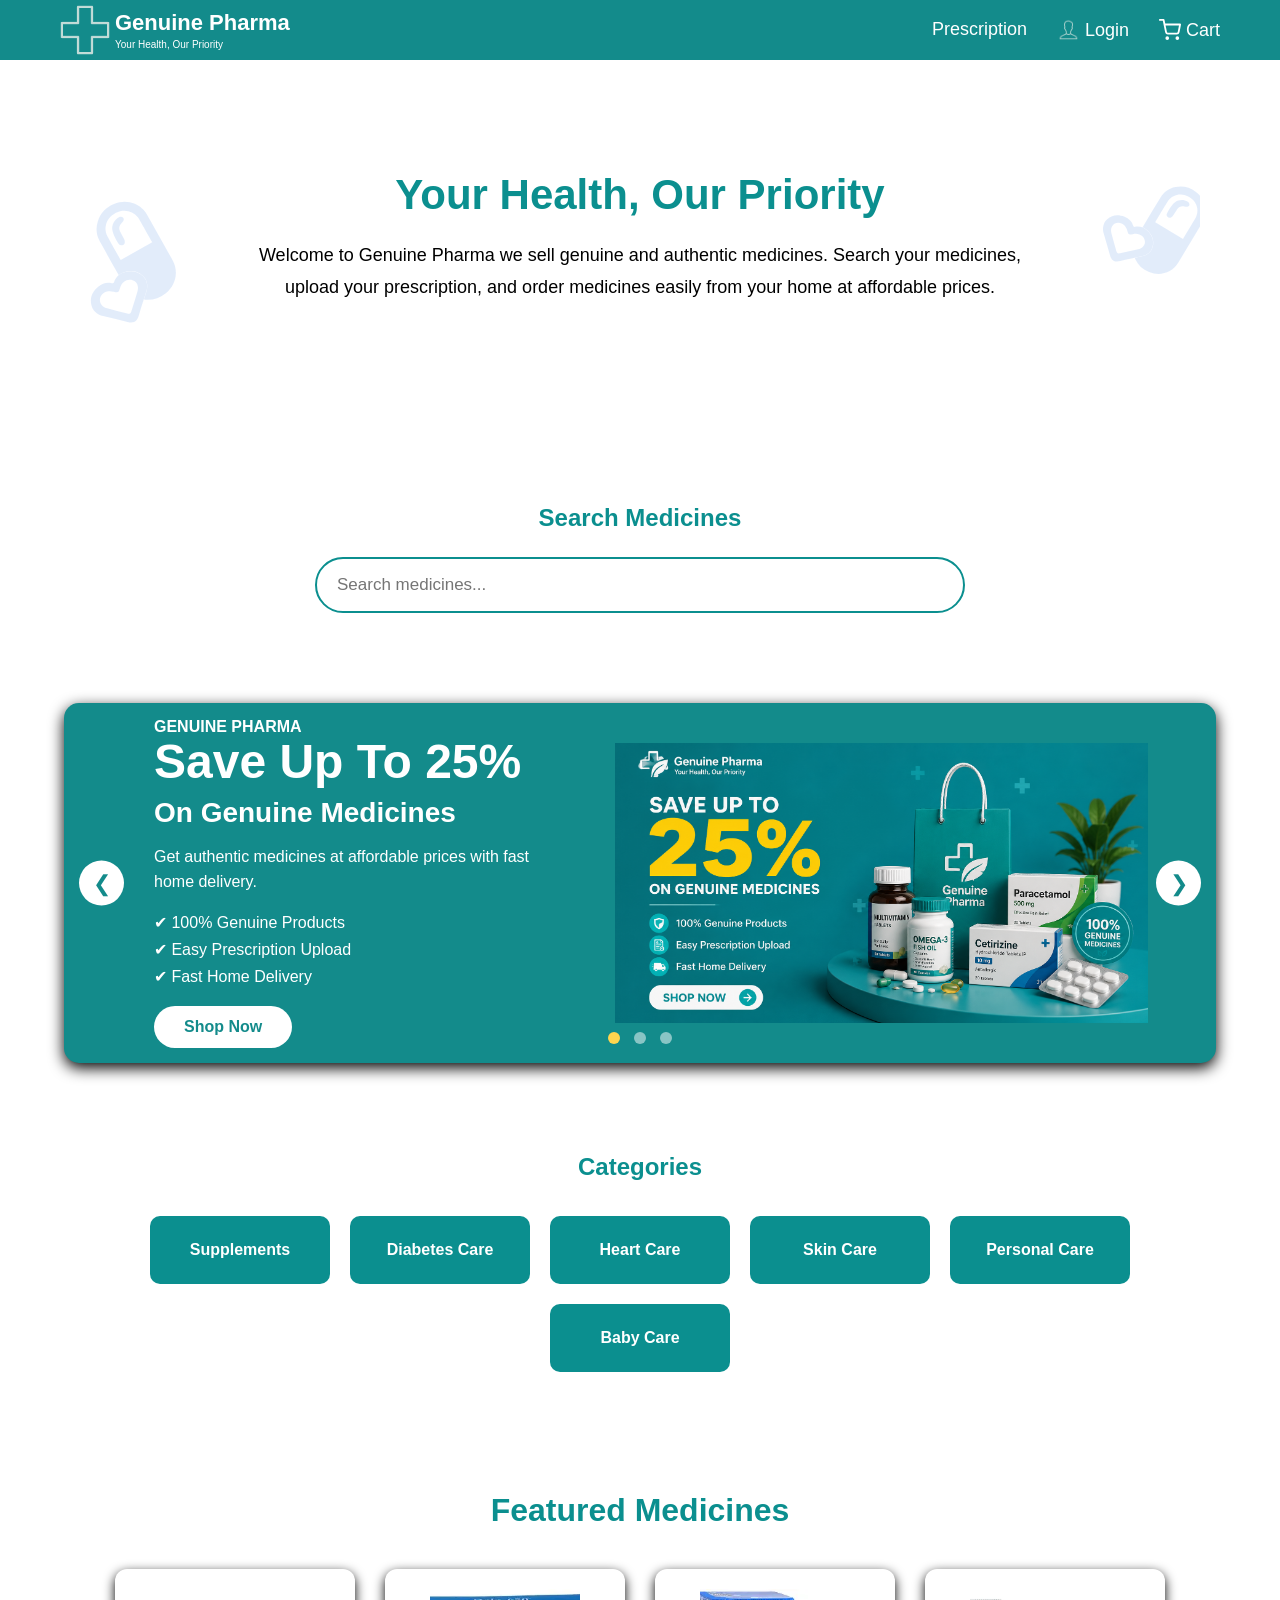
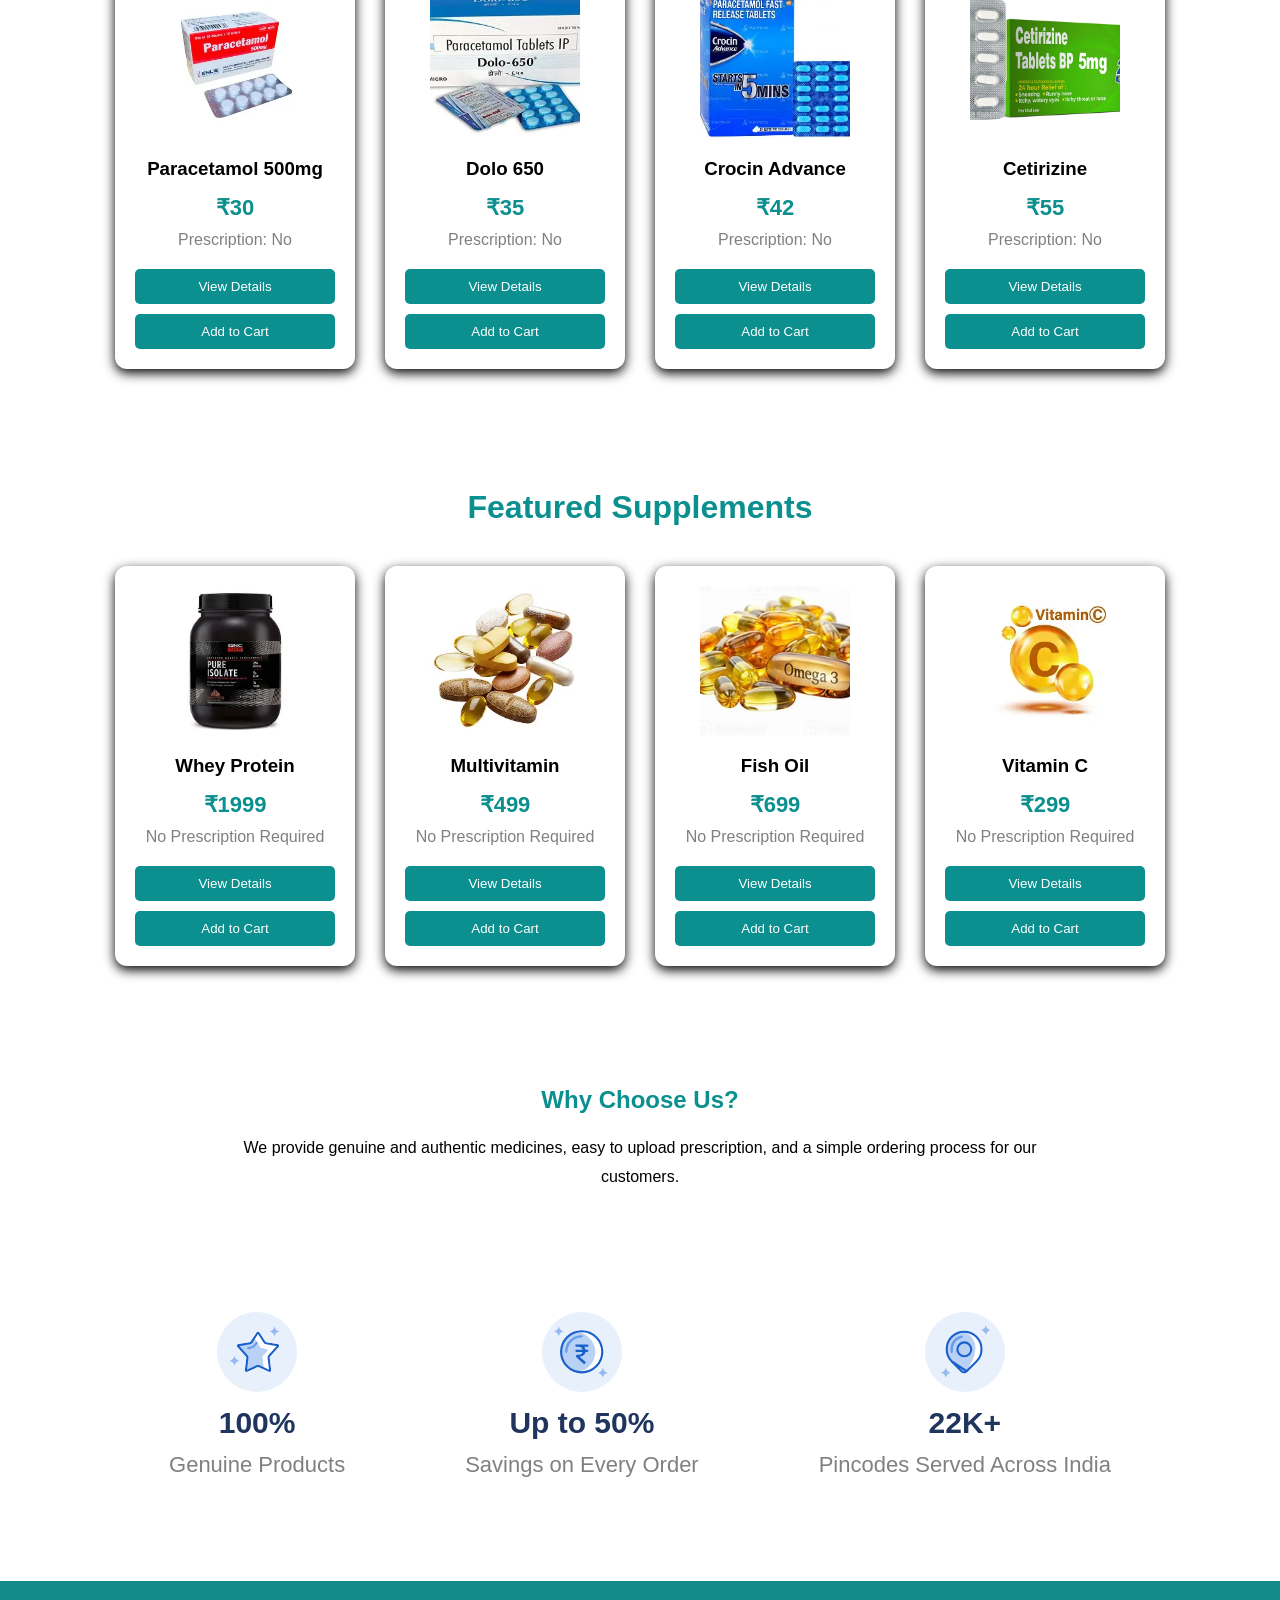
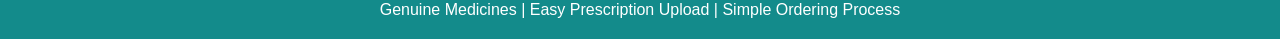
<file: index.html>
<!DOCTYPE html>
<html lang="en">

<head>
    <meta charset="UTF-8">
    <meta name="viewport" content="width=device-width, initial-scale=1.0">
    <title>Online Pharmacy Website</title>
    <link rel="stylesheet" href="style.css">
</head>

<body>

    <!-- Header -->
<header>

   <div class="logo">
    <img src="images/+logo.png" alt="Logo">

    <div class="logo-text">
        <h2>Genuine Pharma</h2>
        <p>Your Health, Our Priority</p>
    </div>
</div>
    <nav>
    <a href="prescription.html">Prescription</a>
    <a href="login.html" class="login-link">
    <img src="images/Login.png" alt="Login">
    Login
</a>

    <a href="Cart.html" class="cart-link">
        <img src="images/CartIcon.svg" alt="Cart">
        Cart
    </a>
</nav>

</header>

    <!-- Hero Section -->

   <section class="hero">

    <div class="left-image">
        <img src="images/bannerSectionLeft.svg" alt="Medicine">
    </div>

    <div class="hero-text">

        <h1>Your Health, Our Priority</h1>

        <p>
            Welcome to Genuine Pharma we sell genuine and authentic medicines.
            Search your medicines, upload your prescription,
            and order medicines easily from your home at affordable prices.
        </p>
    </div>

    <div class="right-image">
        <img src="images/bannerSectionRight.svg" alt="Medicine">
    </div>
    </section>

    <!-- Search Medicine -->
<section class="search">

    <h2>Search Medicines</h2>

    <div class="search-container">

        <input
            type="text"
            id="searchInput"
            placeholder="Search medicines..."
            autocomplete="off">

        <div id="searchResults"></div>

    </div>

</section>
<!---Slide bar-->

<section class="hero-slider">

    <!-- Previous Button -->

    <button class="prev">&#10094;</button>

    <!-- Slide 1 -->

    <div class="slide slide-active">

        <div class="slide-text">

            <h4>GENUINE PHARMA</h4>

            <h1>Save Up To <span>25%</span></h1>

            <h2>On Genuine Medicines</h2>

            <p>
                Get authentic medicines at affordable prices with
                fast home delivery.
            </p>

            <ul>

                <li>✔ 100% Genuine Products</li>

                <li>✔ Easy Prescription Upload</li>

                <li>✔ Fast Home Delivery</li>

            </ul>

            <a href="#featured" class="shop-btn">
                Shop Now
            </a>

        </div>

        <div class="slide-image">

            <img src="images/slide1.png" alt="Slide 1">

        </div>

    </div>



    <!-- Slide 2 -->

    <div class="slide">

        <div class="slide-text">

            <h4>GENUINE PHARMA</h4>

            <h1>Fast Delivery</h1>

            <h2>At Your Doorstep</h2>

            <p>
                Order medicines online and receive them quickly
                and safely at your doorstep.
            </p>

            <ul>

                <li>✔ On-Time Delivery</li>

                <li>✔ Safe & Secure</li>

                <li>✔ Easy Prescription Upload</li>

            </ul>

            <a href="#featured" class="shop-btn">
                Order Now
            </a>

        </div>

        <div class="slide-image">

            <img src="images/slide2.png" alt="Slide 2">

        </div>

    </div>



    <!-- Slide 3 -->

    <div class="slide">

        <div class="slide-text">

            <h4>GENUINE PHARMA</h4>

            <h1>Big Savings</h1>

            <h2><span>Up To 80% OFF</span></h2>

            <p>
                Save more on wellness essentials from trusted brands.
            </p>

            <ul>

                <li>✔ Wellness Products</li>

                <li>✔ Best Prices</li>

                <li>✔ Trusted Brands</li>

            </ul>

            <a href="#featured" class="shop-btn">
                Shop Now
            </a>

        </div>

        <div class="slide-image">

            <img src="images/slide3.png" alt="Slide 3">

        </div>

    </div>



    <!-- Next Button -->

    <button class="next">&#10095;</button>


    <!-- Dots -->

    <div class="dots">

        <span class="dot active"></span>

        <span class="dot"></span>

        <span class="dot"></span>

    </div>

</section>


<!-- Categories    -->

    <section class="category">

        <h2>Categories</h2>

        <div class="category-box">

    <a href="supplements.html" class="box">Supplements</a>

    <a href="diabetes.html" class="box">Diabetes Care</a>

    <a href="heart.html" class="box">Heart Care</a>

    <a href="skin.html" class="box">Skin Care</a>

    <a href="personal.html" class="box">Personal Care</a>

    <a href="baby.html" class="box">Baby Care</a>

</div>

</div>
    </section>
    <!-- Featured Medicines -->

<section class="medicine">

    <h2>Featured Medicines</h2>

    <div class="medicine-box">
<div class="card" id="paracetamol-card" >

    <img src="images/Paracetamol.jpg" alt="Paracetamol">

    <h3>Paracetamol 500mg</h3>

    <p class="price">₹30</p>

    <p class="prescription">Prescription: No</p>

    <button>View Details</button>

    <button
        class="add-cart"
        data-name="Paracetamol 500mg"
        data-price="30">
        Add to Cart
    </button>

</div>
        <div class="card" id ="dolo-card" >

            <img src="images/dolo-650.jpg" alt="Dolo 650">

            <h3>Dolo 650</h3>

            <p class="price">₹35</p>

            <p class="prescription">Prescription: No</p>

            <button>View Details</button>

            <button
    class="add-cart"
    data-name="Dolo 650"
    data-price="35">
    Add to Cart
</button>

        </div>

        <div class="card" id ="crocin-card">

            <img src="images/CrocinAdvanced.jpg" alt="Crocin">

            <h3>Crocin Advance</h3>

            <p class="price">₹42</p>

            <p class="prescription">Prescription: No</p>

            <button>View Details</button>

           <button
    class="add-cart"
    data-name="Crocin Advance"
    data-price="42">
    Add to Cart
</button>

        </div>

        <div class="card" id ="cetirizine-card">

            <img src="images/cetirizine.jpg" alt="Cetirizine">
            <h3>Cetirizine</h3>

            <p class="price">₹55</p>

            <p class="prescription">Prescription: No</p>

            <button>View Details</button>

            <button
    class="add-cart"
    data-name="Cetirizine"
    data-price="55">
    Add to Cart
</button>

        </div>

    </div>

</section>

    <!-- Featured Supplements -->

<section class="medicine">

    <h2>Featured Supplements</h2>

    <div class="medicine-box">
       <div class="card">
            <img src="images/whey.png" alt="Whey Protein">

            <h3>Whey Protein</h3>

            <p class="price">₹1999</p>

            <p class="prescription">No Prescription Required</p>

            <button class="view-btn">View Details</button>

            <button class="add-cart"
                data-name="Whey Protein"
                data-price="2499">
                Add to Cart
            </button>

        </div>


        <div class="card">

            <img src="images/multivitamin.png" alt="Multivitamin">

            <h3>Multivitamin</h3>

            <p class="price">₹499</p>

            <p class="prescription">No Prescription Required</p>

            <button class="view-btn">View Details</button>

            <button class="add-cart"
                data-name="Multivitamin"
                data-price="499">
                Add to Cart
            </button>

        </div>

        <div class="card">

            <img src="images/fishoil.png" alt="Fish Oil">

            <h3>Fish Oil</h3>

            <p class="price">₹699</p>

            <p class="prescription">No Prescription Required</p>

            <button class="view-btn">View Details</button>

            <button class="add-cart"
                data-name="Fish Oil"
                data-price="699">
                Add to Cart
            </button>

        </div>

        <div class="card">
            <img src="images/vitaminc.png" alt="Vitamin C">

            <h3>Vitamin C</h3>

            <p class="price">₹299</p>

            <p class="prescription">No Prescription Required</p>

            <button class="view-btn">View Details</button>

            <button class="add-cart"
                data-name="Vitamin C"
                data-price="299">
                Add to Cart
            </button>

        </div>

    </div>

</section>


    <!-- Why Choose Us -->

    <section class="about">

        <h2>Why Choose Us?</h2>

        <p>
            We provide genuine and authentic medicines, easy to upload prescription,
            and a simple ordering process for our customers.
        </p>

    </section>

    <!-- Trast Section -->

<section class="trust">

    <div class="trust-box">

        <img src="images/Genuine_Products.svg" alt="Genuine Products">

        <h2>100%</h2>

        <p>Genuine Products</p>

    </div>

    <div class="trust-box">

        <img src="images/Savings.svg" alt="Best Prices">

        <h2>Up to 50%</h2>

        <p>Savings on Every Order</p>

    </div>

    <div class="trust-box">

        <img src="images/Pincode_.svg" alt="Delivery">

        <h2>22K+</h2>

        <p>Pincodes Served Across India</p>

    </div>

</section>


    <!-- Footer -->

    <footer>

        <p>
            Genuine Medicines | Easy Prescription Upload | Simple Ordering Process
        </p>

    </footer>
   <script src="medicines.js"></script>
   <script src="script.js"></script>
  <div id="toast" class="toast">

    <div class="toast-icon">
        ✓
    </div>

    <div class="toast-content">
        <h4>Added to Cart</h4>
        <p id="toastMedicine">Medicine Name</p>
    </div>

    <a href="Cart.html" class="toast-btn">
        View Cart
    </a>

</div>

</body>

</html>
</file>
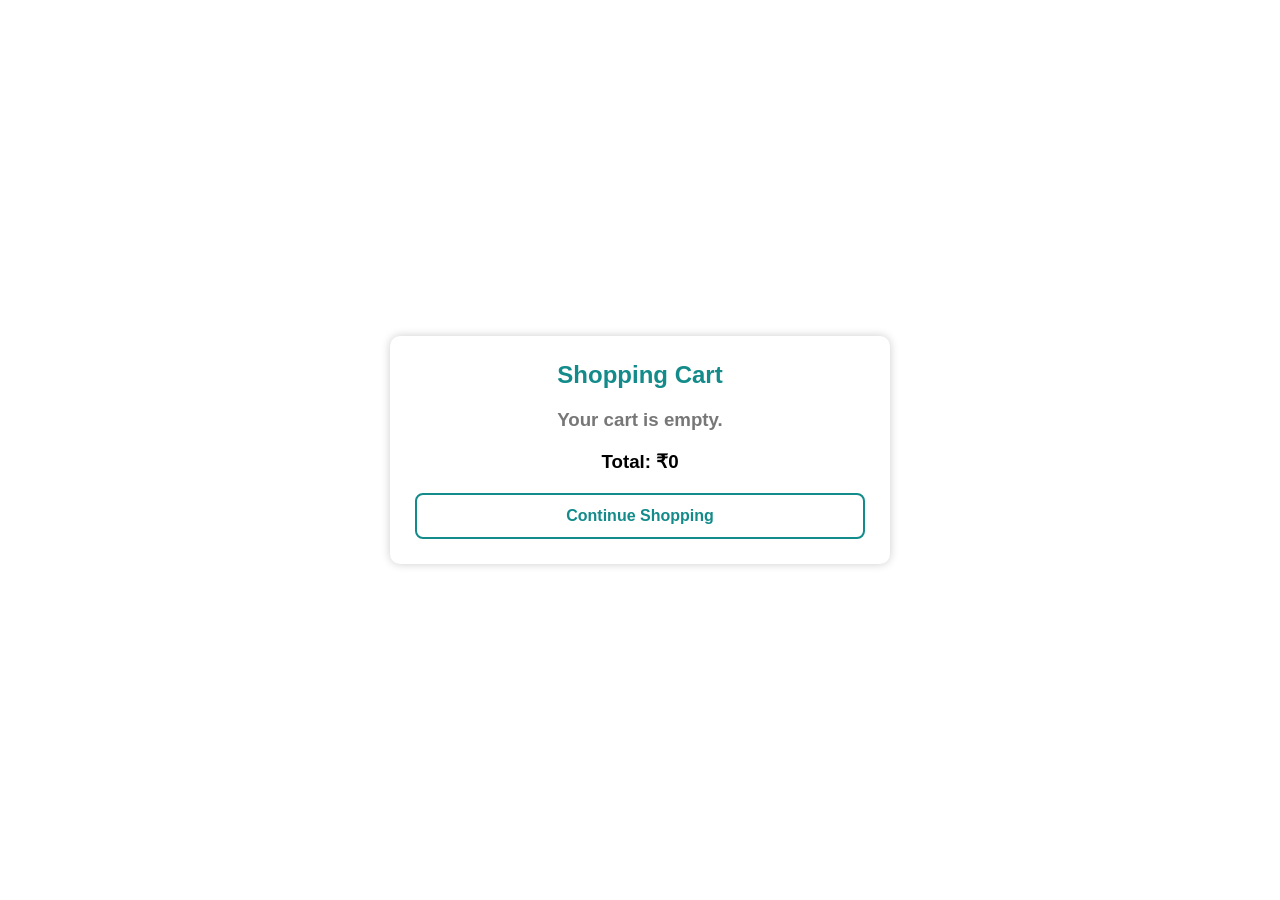
<file: cart.html>
<!DOCTYPE html>
<html lang="en">

<head>
    <meta charset="UTF-8">
    <meta name="viewport" content="width=device-width, initial-scale=1.0">
    <title>Shopping Cart</title>
    <link rel="stylesheet" href="cart.css">
</head>

<body>

    <div class="cart-container">

        <h2>Shopping Cart</h2>

        <div id="cartItems"></div>

        <!-- Total Price -->
        <h3 id="total">Total: ₹0</h3>

        <!-- Buttons -->
<div class="cart-buttons">

    <a href="index.html" class="continue-btn">
         Continue Shopping
    </a>

   <button id="checkoutBtn"
        class="checkout-btn"
        onclick="window.location.href='checkout.html'">
     Proceed to Checkout
</button>

</div>
    </div>

    <script src="cart.js"></script>

</body>

</html>
</file>
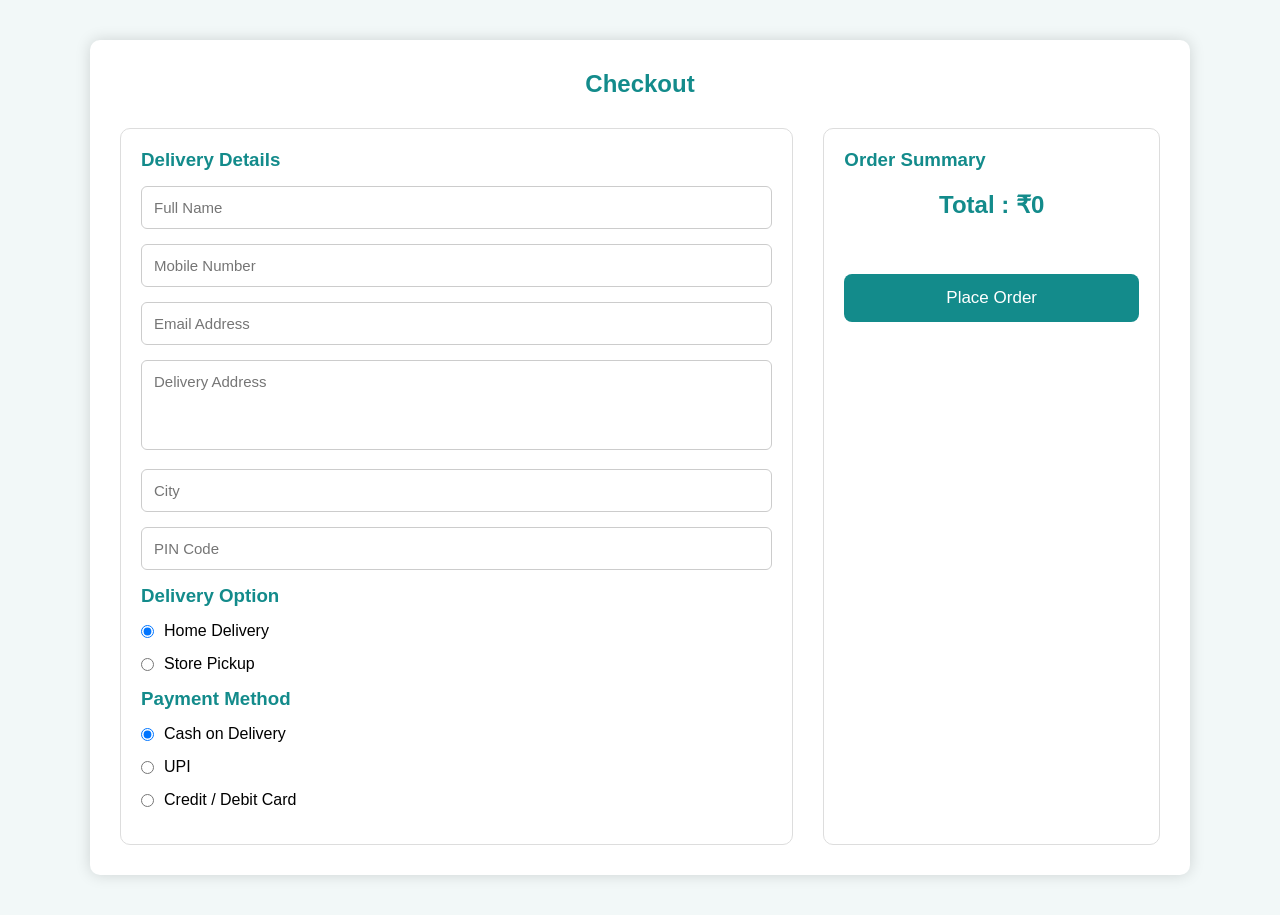
<file: checkout.html>
<!DOCTYPE html>
<html lang="en">

<head>
    <meta charset="UTF-8">
    <meta name="viewport" content="width=device-width, initial-scale=1.0">
    <title>Checkout | Genuine Pharma</title>
    <link rel="stylesheet" href="checkout.css">
</head>

<body>

<div class="checkout-container">

    <h2>Checkout</h2>

    <div class="checkout-grid">

        <div class="customer-info">

            <h3>Delivery Details</h3>

            <input type="text" id="name" placeholder="Full Name">

            <input type="tel" id="phone" placeholder="Mobile Number">

            <input type="email" id="email" placeholder="Email Address">

            <textarea id="address" placeholder="Delivery Address"></textarea>

            <input type="text" id="city" placeholder="City">

            <input type="text" id="pin" placeholder="PIN Code">

            <h3>Delivery Option</h3>

        <label>
            <input type="radio" name="delivery" value="Home Delivery" checked>
             Home Delivery
        </label>

        <label>
            <input type="radio" name="delivery" value="Store Pickup">
              Store Pickup
        </label>

            <h3>Payment Method</h3>

            <label><input type="radio" name="payment" checked> Cash on Delivery</label>

            <label><input type="radio" name="payment"> UPI</label>

            <label><input type="radio" name="payment"> Credit / Debit Card</label>

        </div>

        <div class="order-summary">

            <h3>Order Summary</h3>

            <div id="summaryItems"></div>

            <h2 id="grandTotal">Total : ₹0</h2>

            <button onclick="placeOrder()">Place Order</button>

        </div>

    </div>

</div>

<script src="checkout.js"></script>
<div id="messageBox" class="message-box">
    <span id="messageText"></span>
</div>

</body>
</html>
</file>
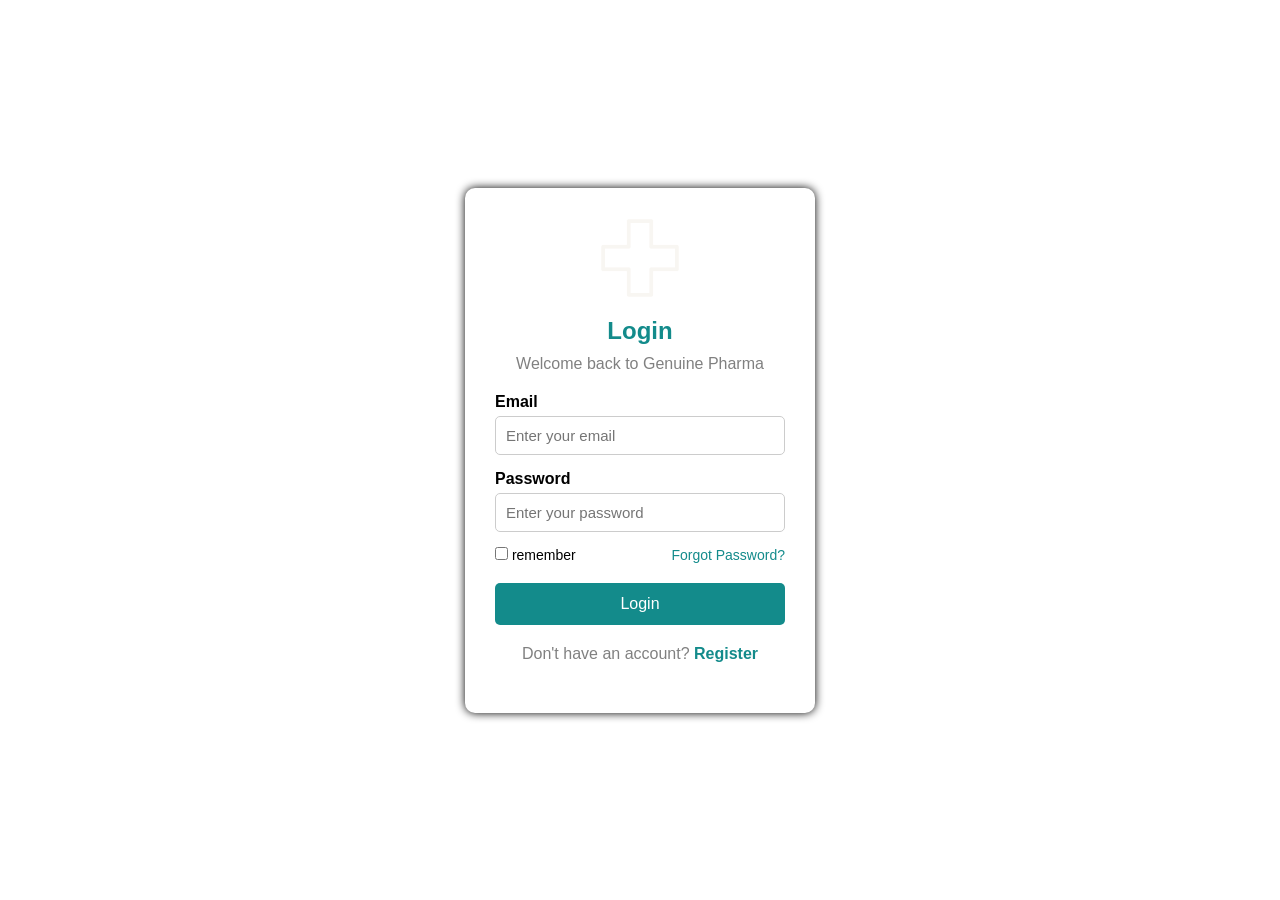
<file: login.html>
<!DOCTYPE html>
<html lang="en">

<head>
    <meta charset="UTF-8">
    <meta name="viewport" content="width=device-width, initial-scale=1.0">
    <title>Login - Genuine Pharma</title>
    <link rel="stylesheet" href="login.css">
</head>

<body>

    <div class="login-container">

        <div class="login-box">

            <img src="images/+logo.png" alt="Logo" class="logo">

            <h2>Login</h2>

            <p>Welcome back to Genuine Pharma</p>

            <form id="loginForm">

                <div class="input-group">
                    <label>Email</label>
                    <input type="email" id="email" placeholder="Enter your email">
                </div>

                <div class="input-group">
                    <label>Password</label>
                    <input type="password" id="password" placeholder="Enter your password">
                </div>

                <div class="options">

                    <label>
                        <input type="checkbox">
                        remember
                    </label>

                    <a href="#">Forgot Password?</a>

                </div>

                <button type="submit">Login</button>

            </form>

            <div class="register">
                <p>
                    Don't have an account?
                    <a href="register.html">Register</a>
                </p>
            </div>

        </div>

    </div>
<script src="login.js"></script>
</body>

</html>
</file>
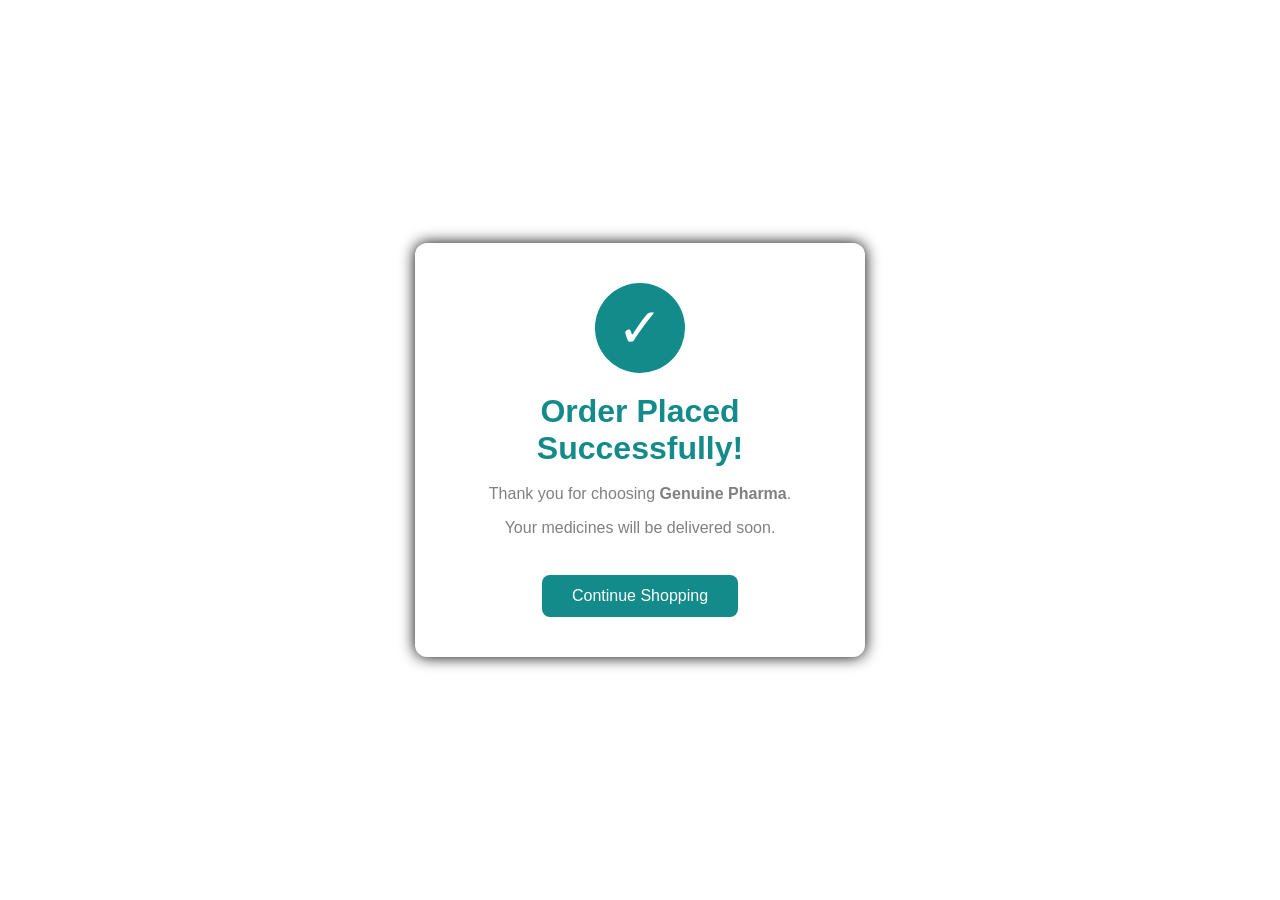
<file: order-success.html>
<!DOCTYPE html>
<html lang="en">

<head>
    <meta charset="UTF-8">
    <meta name="viewport" content="width=device-width, initial-scale=1.0">
    <title>Order Successful</title>
    <link rel="stylesheet" href="order-success.css">
</head>

<body>

<div class="success-box">

    <div class="tick">✓</div>

    <h1>Order Placed Successfully!</h1>

    <p>
        Thank you for choosing <strong>Genuine Pharma</strong>.
    </p>

    <p>
        Your medicines will be delivered soon.
    </p>

    <button onclick="window.location.href='index.html'">
        Continue Shopping
    </button>

</div>

</body>
</html>
</file>
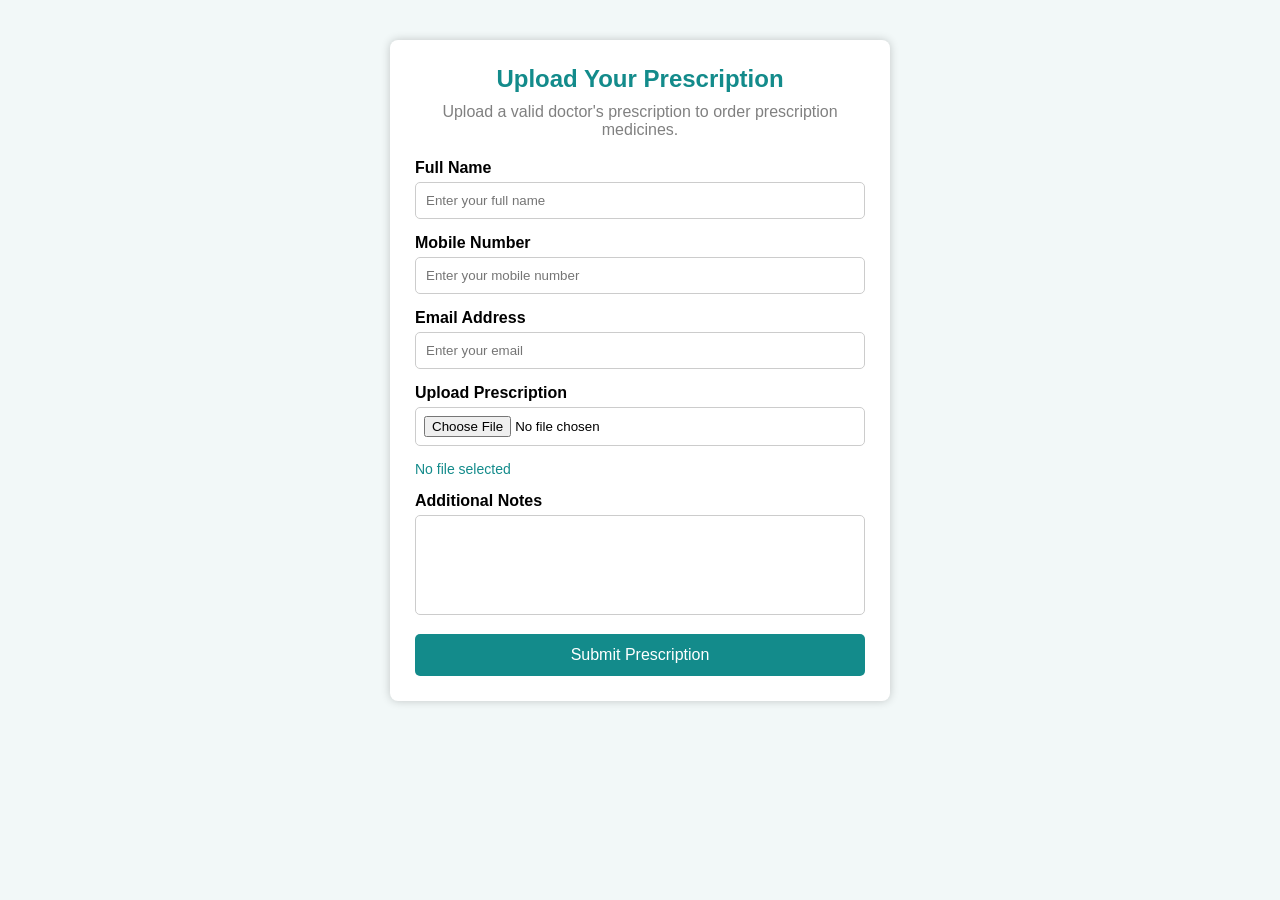
<file: prescription.html>
<!DOCTYPE html>
<html lang="en">

<head>
    <meta charset="UTF-8">
    <meta name="viewport" content="width=device-width, initial-scale=1.0">
    <title>Upload Prescription | Genuine Pharma</title>
    <link rel="stylesheet" href="prescription.css">
</head>

<body>

<div class="prescription-container">

    <h2>Upload Your Prescription</h2>

    <p class="subtitle">
        Upload a valid doctor's prescription to order prescription medicines.
    </p>

    <form id="prescriptionForm">

        <label>Full Name</label>
        <input type="text" id="name" placeholder="Enter your full name">

        <label>Mobile Number</label>
        <input type="tel" id="phone" placeholder="Enter your mobile number">

        <label>Email Address</label>
        <input type="email" id="email" placeholder="Enter your email">

        <label>Upload Prescription</label>

        <input type="file"
               id="prescriptionFile"
               accept=".jpg,.jpeg,.png,.pdf">

        <p id="fileName">No file selected</p>

        <label>Additional Notes</label>

        <textarea
            id="notes"
            placeholder="Write any instructions (Optional)">
        </textarea>

        <button type="button" onclick="submitPrescription()">
            Submit Prescription
        </button>

    </form>

</div>

<div id="messageBox" class="message-box">
    <span id="messageText"></span>
</div>

<script src="prescription.js"></script>

</body>
</html>
</file>
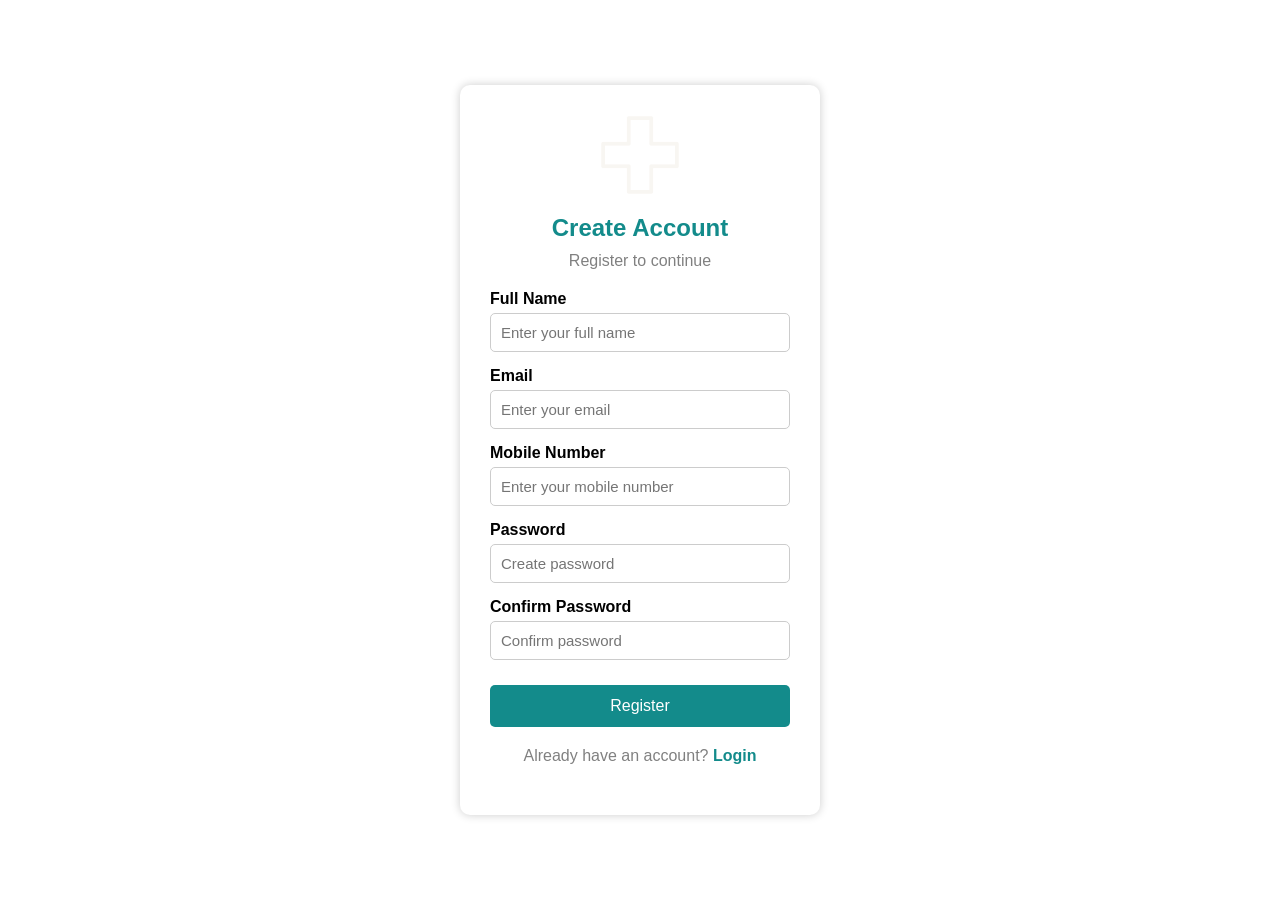
<file: register.html>
<!DOCTYPE html>
<html lang="en">

<head>
    <meta charset="UTF-8">
    <meta name="viewport" content="width=device-width, initial-scale=1.0">
    <title>Register - Genuine Pharma</title>
    <link rel="stylesheet" href="register.css">
</head>

<body>

    <div class="register-container">

        <div class="register-box">

            <img src="images/+logo.png" alt="Logo" class="logo">

            <h2>Create Account</h2>

            <p>Register to continue</p>

            <form id="registerForm">

                <label>Full Name</label>
                <input type="text" id="name" placeholder="Enter your full name">

                <label>Email</label>
                <input type="email" id="email" placeholder="Enter your email">

                <label>Mobile Number</label>
                <input type="tel" id="mobile" placeholder="Enter your mobile number">

                <label>Password</label>
                <input type="password" id="password" placeholder="Create password">

                <label>Confirm Password</label>
                <input type="password" id="confirmPassword" placeholder="Confirm password">

                <button type="submit">Register</button>

            </form>

            <p class="login-text">
                Already have an account?
                <a href="login.html">Login</a>
            </p>

        </div>

    </div>

    <script src="register.js"></script>

</body>

</html>
</file>
<file: style.css>
*{
    margin: 0;
    padding: 0;
    box-sizing: border-box;
    font-family: Arial, sans-serif;
}

body{
    background: white;
    color:black;
    overflow-x:hidden;
}

/* Header */

header{
    display:flex;
    justify-content:space-between;
    align-items:center;
    background:#138b8b;
    padding:5px 60px;
    position:sticky;
    top:0;
    z-index:9999;
}

/* Logo */
.logo{
    display: flex;
    align-items: center;
    gap: 5px;
}

.logo img{
    width: 50px;
    height: 50px;
    object-fit: contain;
}

.logo-text{
    display: flex;
    flex-direction: column;
}

.logo h2{
    color: white;
    font-size: 22px;
}

.logo p{
    color: white;
    font-size: 10px;
    margin-top: 3px;
}
/* Navigation */

nav{
    display: flex;
    gap: 30px;
}

nav a{
    text-decoration: none;
    color: white;
    font-size: 18px;
    font-weight: 500;
    transition: 0.3s;
}

nav a:hover{
    color: yellow;
}

/* Hero Section */

.hero{
    display: flex;
    justify-content: space-between;
    align-items: center;
    gap: 40px;
    padding: 70px 80px;
    background: white;
}

.left-image img,
.right-image img{
    width: 110px;
    height: 240px;
}

.hero-text{
    flex: 1;
    text-align: center;
}

.hero-text h1{
    font-size: 42px;
    color: #0b8f8f;
    margin-bottom: 20px;
}

.hero-text p{
    font-size: 18px;
    line-height: 1.8;
    margin-bottom: 30px;
}
/* Search */

.search{

    padding:60px;

    text-align:center;

}

.search h2{

    color:#0b8f8f;

    margin-bottom:25px;

}

.search-container{

    width:650px;

    max-width:90%;

    margin:auto;

    position:relative;

}

.search-container input{

    width:100%;

    padding:16px 20px;

    border:2px solid #0b8f8f;

    border-radius:40px;

    font-size:17px;

    outline:none;

}

.search-container input:focus{

    border-color:#066868;

}

#searchResults{

    position:absolute;

    width:100%;

    background:white;

    border-radius:15px;

    margin-top:8px;

    overflow:hidden;

    box-shadow:0 8px 20px black;

    display:none;

    z-index:999;

}

/* Categories */

.category{
    padding: 60px;
}

.category h2{
    text-align: center;
    color: #0b8f8f;
    margin-bottom: 35px;
}

.category-box{
    display: flex;
    justify-content: center;
    flex-wrap: wrap;
    gap: 20px;
}

.box{
    background: #0b8f8f;
    color: white;
    width: 180px;
    padding: 25px;
    text-align: center;
    border-radius: 10px;
    cursor: pointer;
    transition: .3s;
    font-weight: bold;
}

.box:hover{
    background: #066868;
    transform: translateY(-6px);

}
.category-box a{
    text-decoration: none;
    color: white;
}

/* Featured Medicines */

.medicine{
    padding: 60px 8%;
}

.medicine h2{
    text-align: center;
    color: #0b8f8f;
    font-size: 32px;
    margin-bottom: 40px;
}

.medicine-box{
    display: flex;
    justify-content: center;
    flex-wrap: wrap;
    gap: 30px;
}

.card{
    width: 240px;
    background: white;
    border-radius: 12px;
    padding: 20px;
    text-align: center;
    box-shadow: 0 4px 12px black;
    transition: .3s;
}

.card:hover{
    transform: translateY(-8px);
}

.card img{
    width: 150px;
    height: 150px;
    object-fit: cover;
}

.card h3{
    margin: 15px 0;
}

.price{
    color: #0b8f8f;
    font-size: 22px;
    font-weight: bold;
}

.prescription{
    color: gray;
    margin: 10px 0;
}

.card button{
    width: 100%;
    margin-top: 10px;
    padding: 10px;
    border: none;
    background: #0b8f8f;
    color: white;
    border-radius: 5px;
    cursor: pointer;
    transition: .3s;
}

.card button:hover{
    background: #066868;
}


/* About */

.about{
    background: white;
    padding: 60px;
    text-align: center;
}

.about h2{
    color: #0b8f8f;
    margin-bottom: 20px;
}

.about p{
    width: 70%;
    margin: auto;
    line-height: 1.8;
}
/* Trust Section */

.trust{
    display: flex;
    justify-content: center;
    align-items: center;
    gap: 120px;
    padding: 60px 40px;
    background: white;
}

.trust-box{
    text-align: center;
}

.trust-box img{
    width: 80px;
    height: 80px;
    margin-bottom: 10px;
}

.trust-box h2{
    color: #1f355e;
    font-size: 30px;
    margin-bottom: 8px;
}

.trust-box p{
    color:gray;
    font-size: 22px;
    line-height: 1.5;
}

/* Footer */

footer{
    background: #138b8b;
    color: white;
    text-align: center;
    padding: 20px;
    margin-top: 40px;
}

/* Cart logo */
.cart-link{
    display: flex;
    align-items: center;
    gap: 3px;       
}

.cart-link img{
    width: 22px;
    height: 22px;
    margin-right: 2px; 
}
/*Login logo*/
.login-link{
    display: flex;
    align-items: center;
    gap: 6px;
    text-decoration: none;
    color: white;
    font-size: 18px;
    font-weight: 500;
}

.login-link img{
    width: 22px;
    height: 22px;
}
.result{

    display:flex;

    align-items:center;

    gap:15px;

    padding:12px 15px;

    cursor:pointer;

    transition:.3s;

}

.result:hover{

    background:White;

}

.result img{

    width:55px;

    height:55px;

    border-radius:8px;

    object-fit:cover;

}

.result-name{

    font-weight:bold;

}

.result-price{

    color:#0b8f8f;

    font-weight:bold;

    margin-top:4px;

}

.no-result{

    padding:20px;

    color:gray;

}
/*ad to cart on search button*/
.result button{
    margin-top:10px;
    margin-right:8px;
    padding:8px 12px;
    border:none;
    border-radius:5px;
    background:#138b8b;
    color:white;
    cursor:pointer;
}

.result button:hover{
    background:#0f6f6f;
}

.toast{
    position:fixed;
    top:20px;
    right:20px;

    background:#28a745;
    color:white;

    padding:15px 25px;

    border-radius:10px;

    font-size:16px;
    font-weight:600;

    box-shadow:0 8px 20px rgba(0,0,0,.2);

    opacity:0;
    visibility:hidden;

    transform:translateY(-20px);

    transition:.3s;

    z-index:1000;
}

/* Notification */

.toast{

    position: fixed;

    top: 20px;
    left: 50%;

    transform: translateX(-50%) translateY(-30px);

    width: 360px;
    max-width: 90%;

    background: whitesmoke;

    border: 1px solid whitesmoke;

    border-radius: 14px;

    padding: 16px 20px;

    display: flex;
    align-items: center;
    gap: 15px;

    box-shadow: 0 12px 30px black;

    opacity: 0;
    visibility: hidden;

    transition: all .35s ease;

    z-index: 9999;
}

.toast.show{

    opacity: 1;
    visibility: visible;

    transform: translateX(-50%) translateY(0);
}

.toast-icon{

    width: 48px;
    height: 48px;

    background: #11b67a;

    border-radius: 50%;

    display: flex;
    justify-content: center;
    align-items: center;

    color: white;

    font-size: 24px;
    font-weight: bold;

    flex-shrink: 0;
}

.toast-content{

    flex: 1;
}

.toast-content h4{

    margin: 0;

    color: #222;

    font-size: 18px;
    font-weight: 700;
}

.toast-content p{

    margin-top: 4px;

    color: #666;

    font-size: 14px;
}

.toast-btn{

    color: #138b8b;

    text-decoration: none;

    font-weight: 600;

    font-size: 15px;

    transition: .3s;
}

.toast-btn:hover{

    color: #0d6d6d;
}
/*slider section*/
.hero-slider{

    width:90%;
    height:360px;
    margin:30px auto;
    position:relative;
    overflow:hidden;
    border-radius:15px;
    background:#138b8b;
    box-shadow:0 5px 15px black;

}

.slide{

    display:none;
    justify-content:space-between;
    align-items:center;
    height:100%;
    padding:40px;
    overflow:hidden;

}

.slide.slide-active{
    display:flex;

}

.slide-text{

    width:42%;
    color:white;
    padding-left:50px;

}

.slide-text h1{

    font-size:48px;
    margin-bottom:8px;
    line-height:1.1;

}

.slide-text h2{

    font-size:28px;
    margin-bottom:15px;

}

.slide-text p{

    font-size:16px;
    line-height:1.6;
    margin-bottom:18px;

}

.slide-text ul{

    list-style:none;
    margin-bottom:20px;

}

.slide-text ul li{

    font-size:16px;
    margin-bottom:8px;

}

.shop-btn{

    padding:10px 28px;
    font-size:16px;

}
/* Button */

.shop-btn{

    display:inline-block;
    padding:12px 30px;
    background:white;
    color:#138b8b;
    text-decoration:none;
    border-radius:30px;
    font-weight:bold;
    transition:.3s;

}

.shop-btn:hover{

    background:white;

}

/* Image */

.slide-image{

    width:55%;
    display:flex;
    justify-content:flex-end;
    align-items:center;

}

.slide-image img{

    width:100%;
    max-width:600px;
    height:280px;
    object-fit:contain;
    display:block;

}

/*  ARROWS*/

.prev,
.next{

    position:absolute;
    top:50%;
    transform:translateY(-50%);
    width:45px;
    height:45px;
    border:none;
    border-radius:50%;
    background:white;
    color:#138b8b;
    font-size:22px;
    cursor:pointer;
    z-index:10;

}

.prev{

    left:15px;

}

.next{

    right:15px;

}

.prev:hover,
.next:hover{

    background:transparent;
    color:white;

}

/* DOTS*/

.dots{

    position:absolute;
    bottom:15px;
    width:100%;
    text-align:center;

}

.dot{

    display:inline-block;
    width:12px;
    height:12px;
    background:white;
    border-radius:50%;
    margin:0 5px;
    cursor:pointer;
    opacity:.5;

}

.dot.active{

    opacity:1;
    background:#FFD54F;

}
</file>
<file: cart.css>
*{
    margin:0;
    padding:0;
    box-sizing:border-box;
    font-family:Arial,sans-serif;
}

body{
    background:white;
    display:flex;
    justify-content:center;
    align-items:center;
    height:100vh;
}

.cart-container{
    width:500px;
    max-width: 90%;
    background:white;
    padding:25px;
    border-radius:10px;
    box-shadow:0 0 10px rgba(0,0,0,0.2);
}

h2{
    color:#138b8b;
    text-align:center;
    margin-bottom:20px;
}

#cartItems{
    margin-bottom:20px;
}

.item{
    border:1px solid white;
    padding:15px;
    margin-bottom:15px;
    border-radius:5px;
}

.item h3{
    margin-bottom:10px;
}

.item p{
    margin-bottom:10px;
}

.item button{
    background:red;
    color:white;
    border:none;
    padding:8px 15px;
    border-radius:5px;
    cursor:pointer;
}

#total{
    text-align:center;
    margin:20px 0;
}
.cart-buttons{
    display:flex;
    justify-content:center;
    gap:15px;
    margin-top:20px;
}

.continue-btn,
.checkout-btn{
    flex:1;
    padding:12px;
    text-align:center;
    text-decoration:none;
    border:none;
    border-radius:8px;
    font-size:16px;
    font-weight:bold;
    cursor:pointer;
    transition:0.3s;
}

/* Continue Shopping */

.continue-btn{
    background:white;
    color:#138b8b;
    border:2px solid #138b8b;
}

.continue-btn:hover{
    background:#138b8b;
    color:white;
}

/* Checkout */

.checkout-btn{
    background:white;
    color:#138b8b;
    border:2px solid #138b8b;
}

.checkout-btn:hover{
    background:#138b8b;
    color:white;
}

.item{
    display:flex;
    align-items:center;
    gap:20px;
    margin-bottom:20px;
    padding:15px;
    border:1px solid #ddd;
    border-radius:10px;
}

.cart-image{
    width:90px;
    height:90px;
    object-fit:contain;
}

.item-details{
    flex:1;
}

.quantity-box{
    display:flex;
    align-items:center;
    gap:10px;
    margin:10px 0;
}

.quantity-box button{
    width:35px;
    height:35px;
    border:none;
    background:#0a7d6c;
    color:white;
    border-radius:5px;
    cursor:pointer;
    font-size:18px;
}

.quantity-box span{
    font-size:18px;
    font-weight:bold;
}

.remove-btn{
    background:red;
    color:white;
    border:none;
    padding:8px 15px;
    border-radius:5px;
    cursor:pointer;
}
</file>
<file: checkout.css>
*{
    margin:0;
    padding:0;
    box-sizing:border-box;
    font-family:Arial,sans-serif;
}

body{
    background:#f2f8f8;
    padding:40px;
}

.checkout-container{
    max-width:1100px;
    margin:auto;
    background:#fff;
    padding:30px;
    border-radius:10px;
    box-shadow:0 0 15px rgba(0,0,0,.15);
}

.checkout-container h2{
    text-align:center;
    color:#138b8b;
    margin-bottom:30px;
}

.checkout-grid{
    display:grid;
    grid-template-columns:2fr 1fr;
    gap:30px;
}

.customer-info,
.order-summary{
    border:1px solid #ddd;
    border-radius:10px;
    padding:20px;
}

.customer-info h3,
.order-summary h3{
    color:#138b8b;
    margin-bottom:15px;
}

.customer-info input,
.customer-info textarea{
    width:100%;
    padding:12px;
    margin-bottom:15px;
    border:1px solid #ccc;
    border-radius:6px;
    font-size:15px;
}

.customer-info textarea{
    height:90px;
    resize:none;
}

.customer-info label{
    display:flex;
    align-items:center;
    gap:10px;
    margin-bottom:15px;
    cursor:pointer;
}

.customer-info input[type="radio"]{
    width:auto;
    margin:0;
}

.order-item{
    display:flex;
    justify-content:space-between;
    margin-bottom:12px;
    border-bottom:1px solid #eee;
    padding-bottom:10px;
}

#grandTotal{
    margin-top:20px;
    color:#138b8b;
}

.order-summary button{
    width:100%;
    margin-top:25px;
    padding:14px;
    background:#138b8b;
    color:#fff;
    border:none;
    border-radius:8px;
    font-size:17px;
    cursor:pointer;
    transition:.3s;
}

.order-summary button:hover{
    background:#0f6d6d;
}

@media(max-width:768px){

    .checkout-grid{
        grid-template-columns:1fr;
    }

}
/* Toast Notification */
.message-box{
    position:fixed;
    top:25px;
    left:50%;
    transform:translateX(-50%);
    background:#138b8b;
    color:white;
    padding:15px 30px;
    border-radius:8px;
    font-size:16px;
    opacity:0;
    visibility:hidden;
    transition:0.3s;
    z-index:1000;
}

.message-box.show{
    opacity:1;
    visibility:visible;
}
</file>
<file: login.css>
*{
    margin:0;
    padding:0;
    box-sizing:border-box;
    font-family:Arial, sans-serif;
}

body{
    background:white;
}

.login-container{
    display:flex;
    justify-content:center;
    align-items:center;
    height:100vh;
}

.login-box{
    background:white;
    width:350px;
    padding:30px;
    border-radius:10px;
    box-shadow:0 0 10px black;
    text-align:center;
}

.logo{
    width:80px;
    margin-bottom:15px;
}

h2{
    color:#138b8b;
    margin-bottom:10px;
}

p{
    color:gray;
    margin-bottom:20px;
}

.input-group{
    text-align:left;
    margin-bottom:15px;
}

.input-group label{
    display:block;
    margin-bottom:5px;
    font-weight:bold;
}

.input-group input{
    width:100%;
    padding:10px;
    border:1px solid #ccc;
    border-radius:5px;
    font-size:15px;
}

.input-group input:focus{
    border:1px solid #138b8b;
    outline:none;
}

.options{
    display:flex;
    justify-content:space-between;
    margin-bottom:20px;
    font-size:14px;
}

.options a{
    text-decoration:none;
    color:#138b8b;
}

button{
    width:100%;
    padding:12px;
    background:#138b8b;
    color:white;
    border:none;
    border-radius:5px;
    cursor:pointer;
    font-size:16px;
}

button:hover{
    background:#0f6f6f;
}

.register{
    margin-top:20px;
}

.register a{
    color:#138b8b;
    text-decoration:none;
    font-weight:bold;
}
</file>
<file: order-success.css>
*{
    margin:0;
    padding:0;
    box-sizing:border-box;
    font-family:Arial,sans-serif;
}

body{
    background:white;
    display:flex;
    justify-content:center;
    align-items:center;
    height:100vh;
}

.success-box{
    width:450px;
    max-width:90%;
    background:white;
    padding:40px;
    text-align:center;
    border-radius:12px;
    box-shadow:0 0 15px black;
}

.tick{
    width:90px;
    height:90px;
    margin:auto;
    border-radius:50%;
    background:#138b8b;
    color:white;
    font-size:55px;
    display:flex;
    justify-content:center;
    align-items:center;
    margin-bottom:20px;
}

.success-box h1{
    color:#138b8b;
    margin-bottom:15px;
}

.success-box p{
    color:gray;
    margin-bottom:10px;
    line-height:1.5;
}

.success-box button{
    margin-top:25px;
    padding:12px 30px;
    border:none;
    background:#138b8b;
    color:white;
    border-radius:8px;
    font-size:16px;
    cursor:pointer;
}

.success-box button:hover{
    background:#0f6d6d;
}
</file>
<file: prescription.css>
*{
    margin:0;
    padding:0;
    box-sizing:border-box;
    font-family:Arial,sans-serif;
}

body{
    background:#f2f8f8;
}

.prescription-container{
    width:500px;
    background:white;
    margin:40px auto;
    padding:25px;
    border-radius:8px;
    box-shadow:0 0 10px rgba(0,0,0,0.2);
}

h2{
    text-align:center;
    color:#138b8b;
    margin-bottom:10px;
}

.subtitle{
    text-align:center;
    color:gray;
    margin-bottom:20px;
}

label{
    display:block;
    margin-bottom:5px;
    font-weight:bold;
}

input,
textarea{
    width:100%;
    padding:10px;
    margin-bottom:15px;
    border:1px solid #ccc;
    border-radius:5px;
}

textarea{
    height:100px;
    resize:none;
}

input[type="file"]{
    padding:8px;
}

#fileName{
    color:#138b8b;
    margin-bottom:15px;
    font-size:14px;
}

button{
    width:100%;
    padding:12px;
    background:#138b8b;
    color:white;
    border:none;
    border-radius:5px;
    font-size:16px;
    cursor:pointer;
}

button:hover{
    background:#0f6d6d;
}

/* Message */

.message-box{
    position:fixed;
    top:20px;
    left:50%;
    transform:translateX(-50%);
    background:#138b8b;
    color:white;
    padding:12px 25px;
    border-radius:5px;
    display:none;
}

.message-box.show{
    display:block;
}
</file>
<file: register.css>
*{
    margin:0;
    padding:0;
    box-sizing:border-box;
    font-family:Arial, sans-serif;
}

body{
    background:white;
}

.register-container{
    display:flex;
    justify-content:center;
    align-items:center;
    height:100vh;
}

.register-box{
    width:360px;
    background:white;
    padding:30px;
    border-radius:10px;
    box-shadow:0 0 10px rgba(0,0,0,0.2);
    text-align:center;
}

.logo{
    width:80px;
    margin-bottom:15px;
}

h2{
    color:#138b8b;
    margin-bottom:10px;
}

.register-box p{
    color:gray;
    margin-bottom:20px;
}

label{
    display:block;
    text-align:left;
    margin-top:15px;
    margin-bottom:5px;
    font-weight:bold;
}

input{
    width:100%;
    padding:10px;
    border:1px solid #ccc;
    border-radius:5px;
    font-size:15px;
}

input:focus{
    border:1px solid #138b8b;
    outline:none;
}

button{
    width:100%;
    padding:12px;
    margin-top:25px;
    background:#138b8b;
    color:white;
    border:none;
    border-radius:5px;
    cursor:pointer;
    font-size:16px;
}

button:hover{
    background:#0f6f6f;
}

.login-text{
    margin-top:20px;
}

.login-text a{
    text-decoration:none;
    color:#138b8b;
    font-weight:bold;
}
</file>
